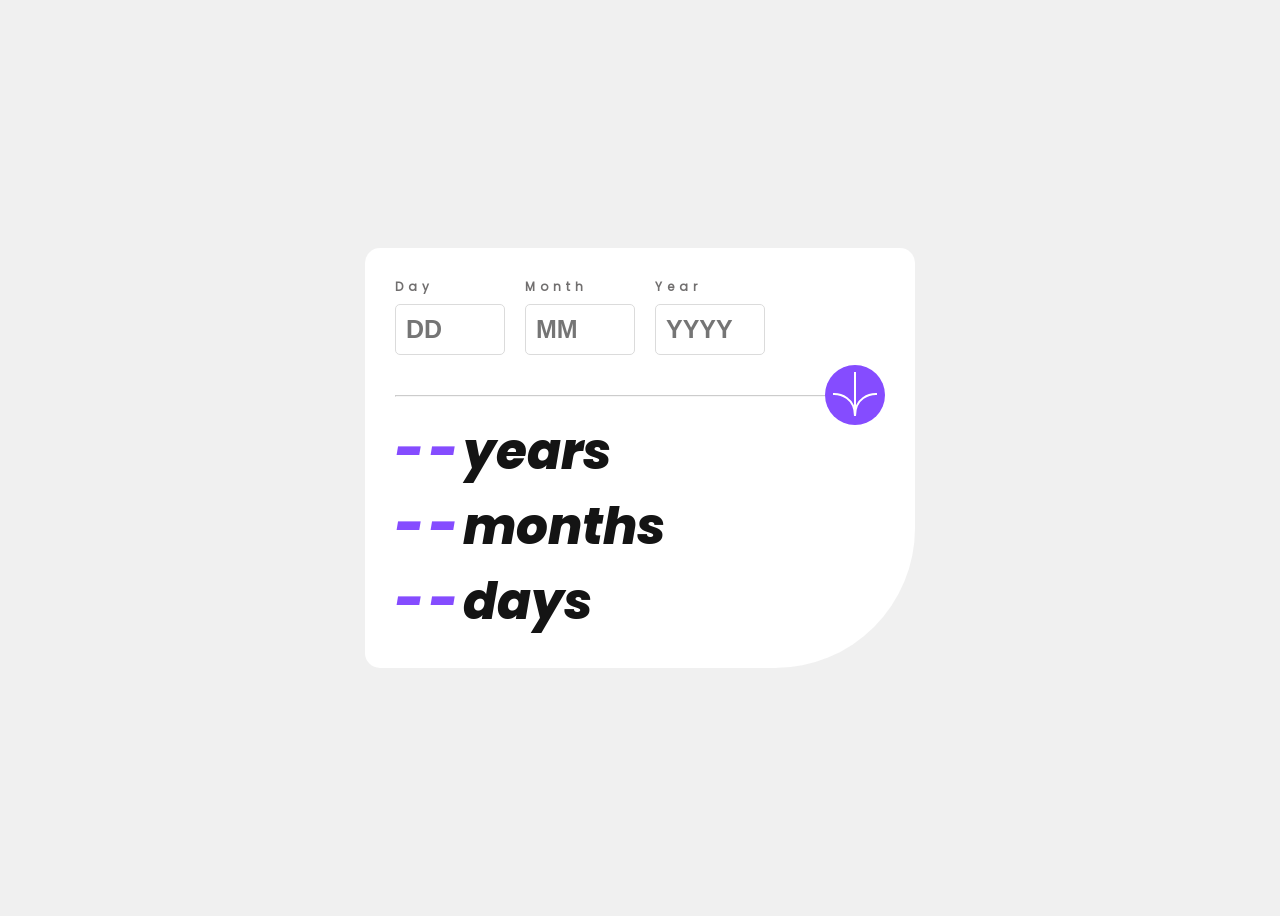
<file: age-calculator/index.html>
<!DOCTYPE html>
<html lang="en">
<head>
    <meta charset="UTF-8">
    <meta name="viewport" content="width=device-width, initial-scale=1.0">
    <title>AGE-CALCULATOR</title>
    <link rel="icon" type="image/png" sizes="32x32" href="./assets/images/favicon-32x32.png">
    <link rel="stylesheet" href="./style.css">
</head>
<body>
    <div class="container">
        <form id="age-input">
            <div class="input-container">
                <label for="day">Day</label>
                <input type="text" id="day" placeholder="DD" maxlength="2" oninput="validDay()">
                <small id="error-day"></small>
            </div>
            <div class="input-container">
                <label for="month">Month</label>
                <input type="text" id="month" placeholder="MM" maxlength="2" oninput="validMonth()">
                <small id="error-month"></small>
            </div>
            <div class="input-container">
                <label for="year">Year</label>
                <input type="text" id="year" placeholder="YYYY" maxlength="4" oninput="validYear()">
                <small id="error-year"></small>
            </div>
        </form>
        <hr>
        <button id="submit-btn" onclick="calcAge()">
            <img src="assets/images/icon-arrow.svg" alt="">
        </button>
        
        <div class="age-output">
            <div>
                <span id="year-output">--</span>years
            </div>
            <div>
                <span id="month-output">--</span>months
            </div>
            <div>
                <span id="day-output">--</span>days
            </div>
        </div>
    </div>
    <script src="./main.js"></script>
</body>
</html>
</file>
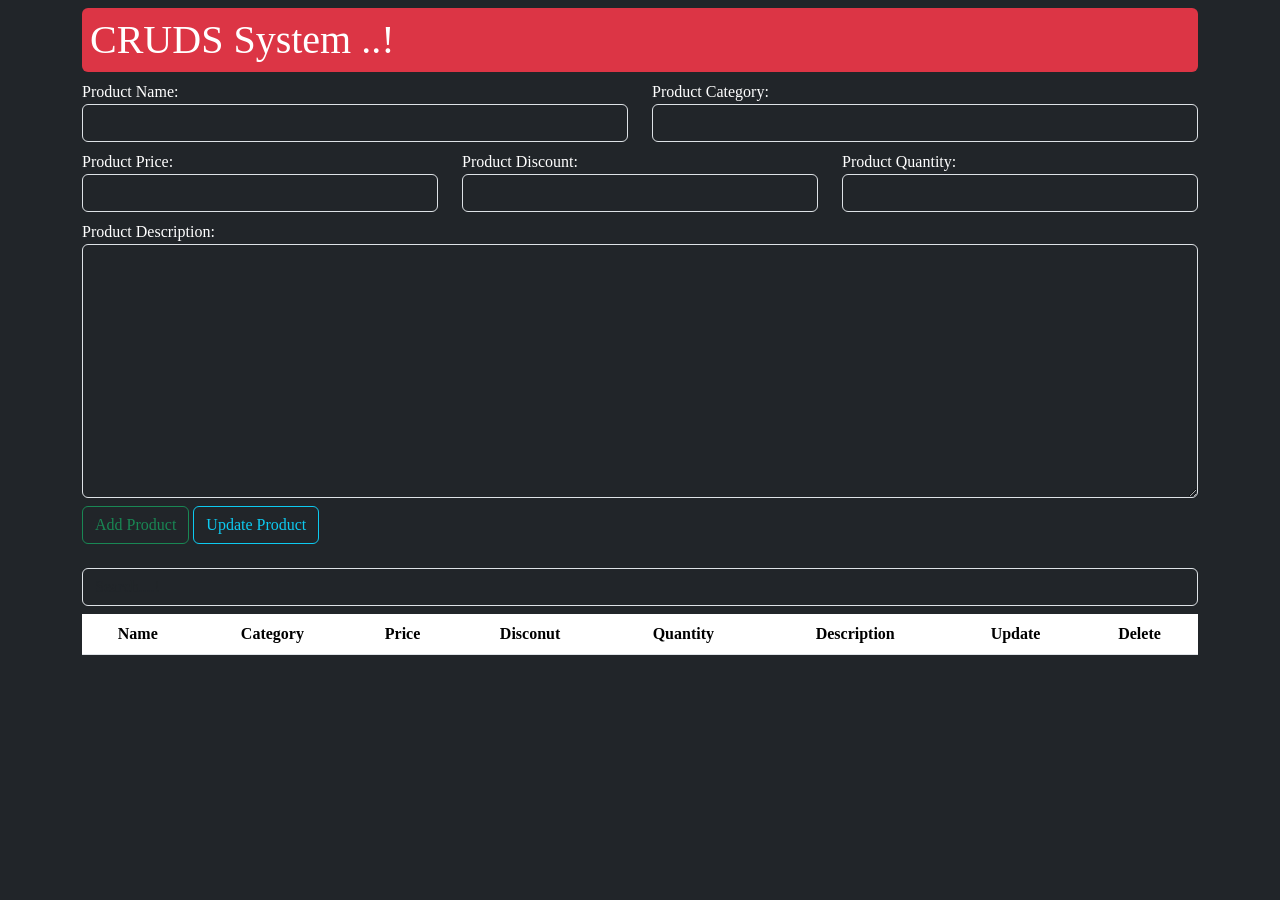
<file: CRUDS/index.html>
<!DOCTYPE html>
<html lang="en">

<head>
    <meta charset="UTF-8">
    <meta http-equiv="X-UA-Compatible" content="IE=edge">
    <meta name="viewport" content="width=device-width, initial-scale=1.0">
    <title>CRUDS System </title>
    <link href="https://cdn.jsdelivr.net/npm/bootstrap@5.0.2/dist/css/bootstrap.min.css" rel="stylesheet"
        integrity="sha384-EVSTQN3/azprG1Anm3QDgpJLIm9Nao0Yz1ztcQTwFspd3yD65VohhpuuCOmLASjC" crossorigin="anonymous">
    <link rel="stylesheet" href="https://cdnjs.cloudflare.com/ajax/libs/font-awesome/6.4.0/css/all.min.css"
        integrity="sha512-iecdLmaskl7CVkqkXNQ/ZH/XLlvWZOJyj7Yy7tcenmpD1ypASozpmT/E0iPtmFIB46ZmdtAc9eNBvH0H/ZpiBw=="
        crossorigin="anonymous" referrerpolicy="no-referrer" />
    <link rel="stylesheet" href="./index.css">
</head>

<body class="bg-dark">
    <!-- start inputs  -->
    <section>
        <div class="container py-2">
            <h1 class="bg-danger p-2 rounded">CRUDS System ..!</h1>
            <div class="crud__form">
                <div class="row">
                    <div class="col-md-6">
                        <label for="productNameInput">Product Name:</label>
                        <input type="text" id="productNameInput" class="form-control bg-transparent text-white mb-2">
                    </div>
                    <div class="col-md-6">
                        <label for="productCategoryInput">Product Category:</label>
                        <input type="text" id="productCategoryInput"
                            class="form-control bg-transparent text-white mb-2">
                    </div>
                    <div class="col-md-4">
                        <label for="productPriceInput">Product Price:</label>
                        <input type="number" id="productPriceInput"
                            class="form-control bg-transparent text-white mb-2">
                    </div>
                    <div class="col-md-4">
                        <label for="productDiscountInput">Product Discount:</label>
                        <input type="number" id="productDiscountInput"
                            class="form-control bg-transparent text-white mb-2">
                    </div>
                    <div class="col-md-4">
                        <label for="productQuantityInput">Product Quantity:</label>
                        <input type="number" id="productQuantityInput"
                            class="form-control bg-transparent text-white mb-2">
                    </div>
                    <div class="col-md-12">
                        <label for="productDescriptionInput">Product Description:</label>
                        <textarea id="productDescriptionInput" cols="30" rows="10"
                            class="form-control bg-transparent text-white mb-2"></textarea>
                    </div>
                    <div class="col-md-6">
                        <button id="addProductBtn" onclick="addProduct()" class="btn btn-outline-success">Add Product</button>
                        <button id="updateProductBtn" onclick="updateProduct()" class="btn btn-outline-info ">Update Product</button>
                    </div>
                </div>
            </div>
        </div>
    </section>
    <!-- start Table  -->
    <section>
        <div class="container py-2">
            <input type="search" name="" id="searchInput" class="form-control bg-transparent my-2 text-white "
                placeholder="Search....!">
            <table class="table text-center">
                <thead>
                    <tr>
                        <th>Name </th>
                        <th>Category</th>
                        <th>Price</th>
                        <th>Disconut</th>
                        <th>Quantity</th>
                        <th>Description</th>
                        <th>Update</th>
                        <th>Delete</th>
                    </tr>
                </thead>
                <tbody id="showData">

                </tbody>
            </table>
        </div>
    </section>



    <script src="main.js"></script>
</body>

</html>
</file>
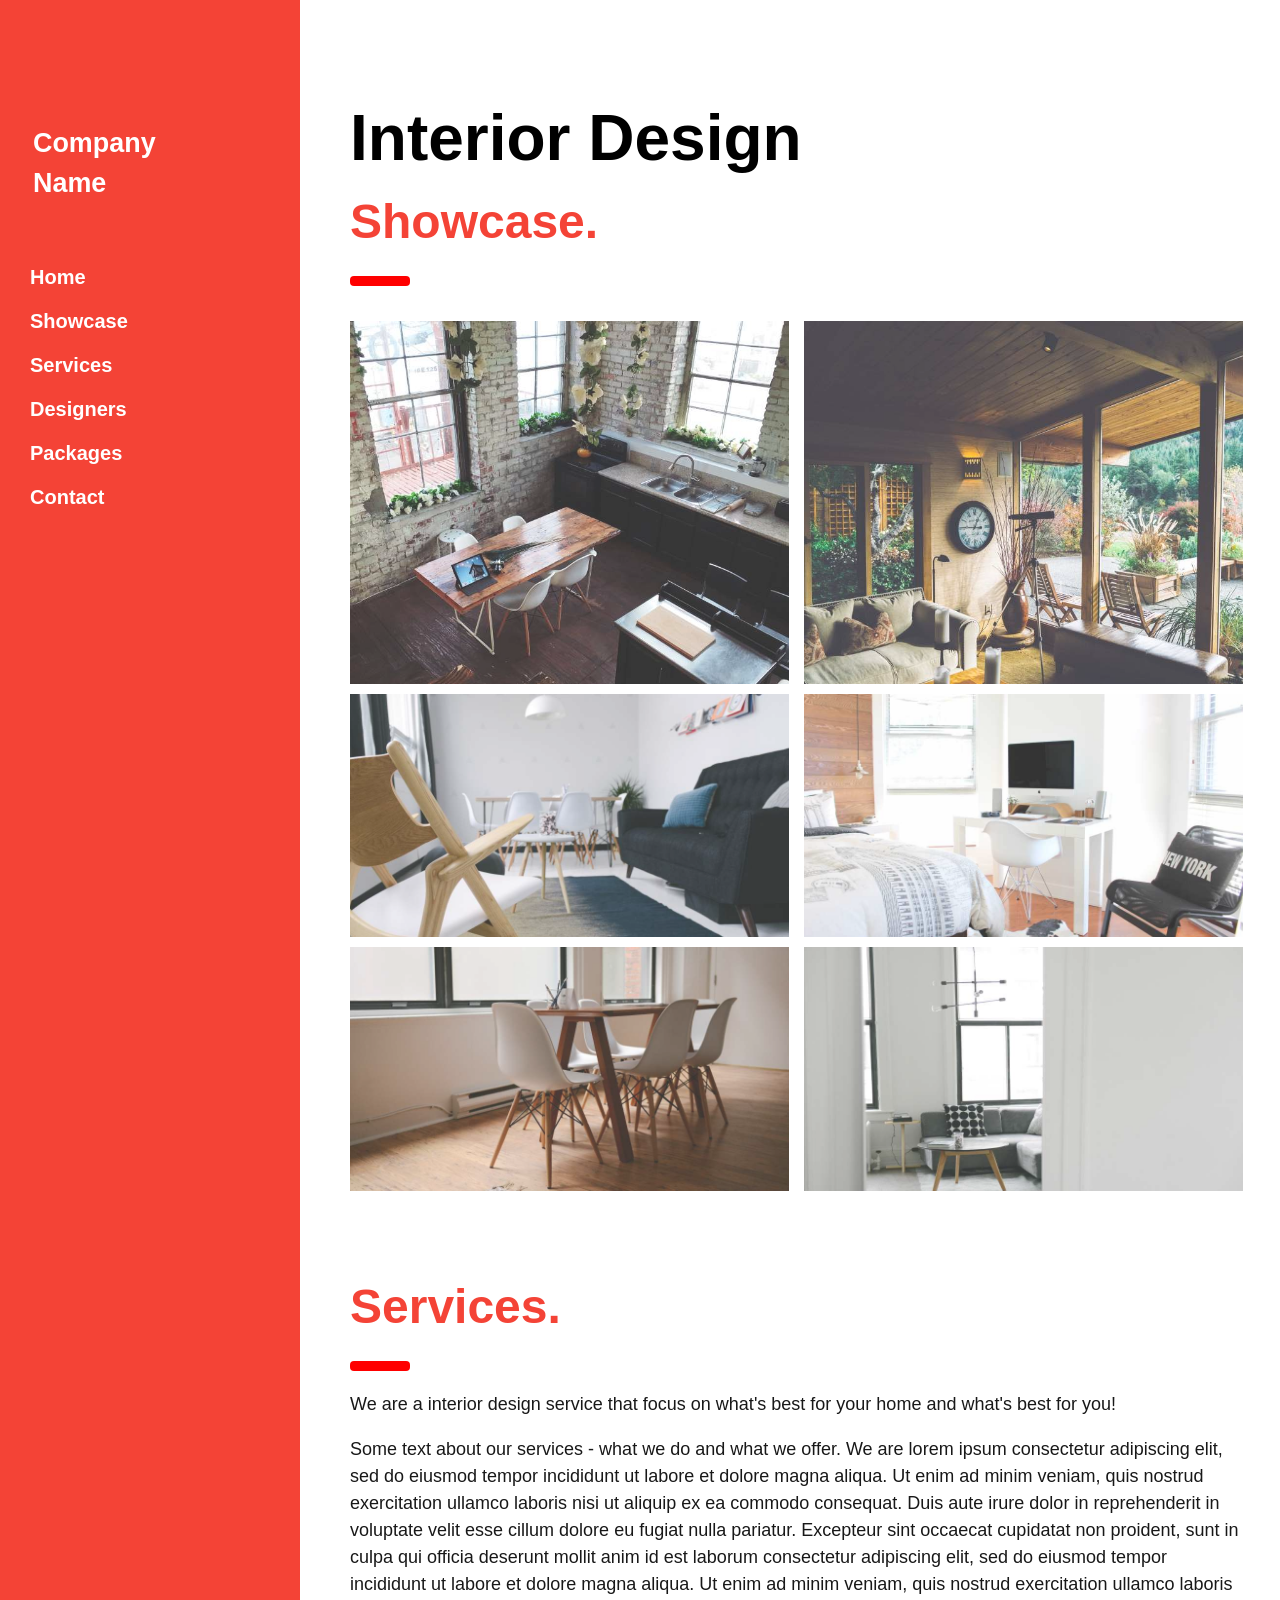
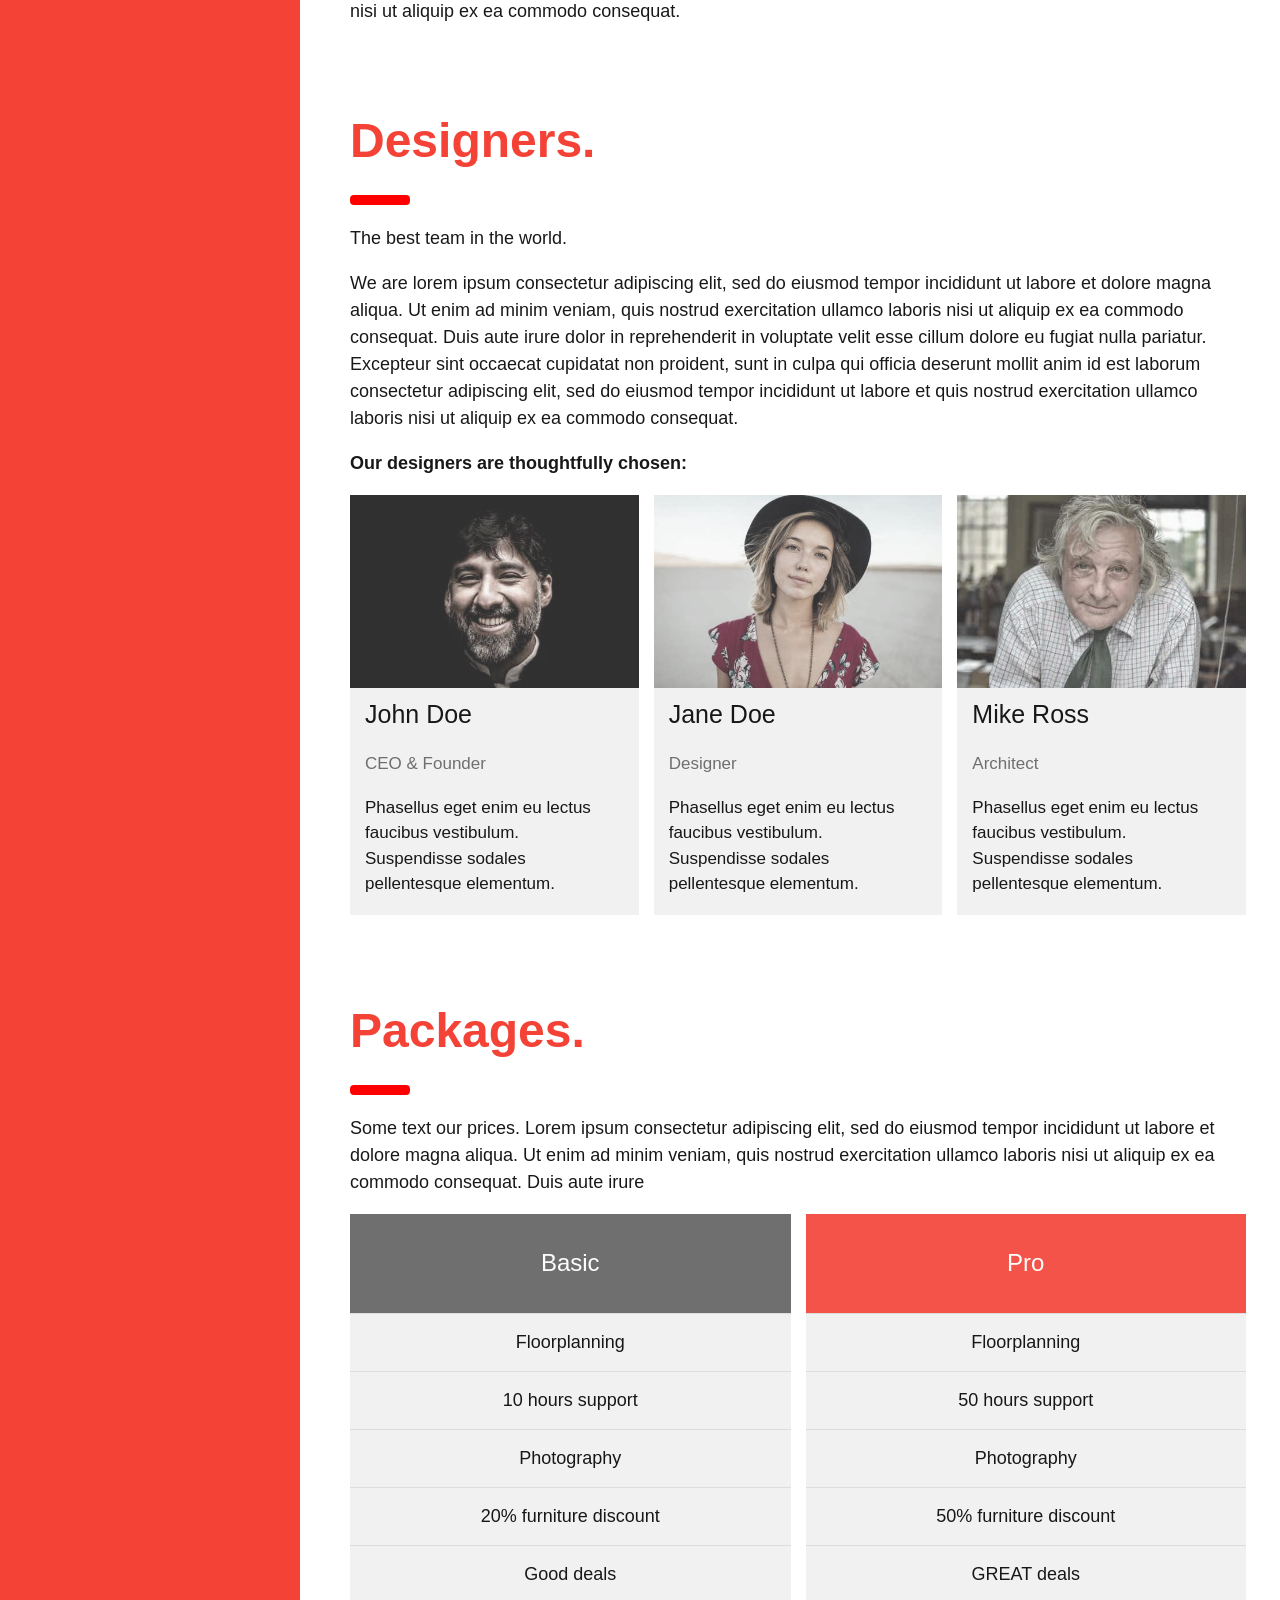
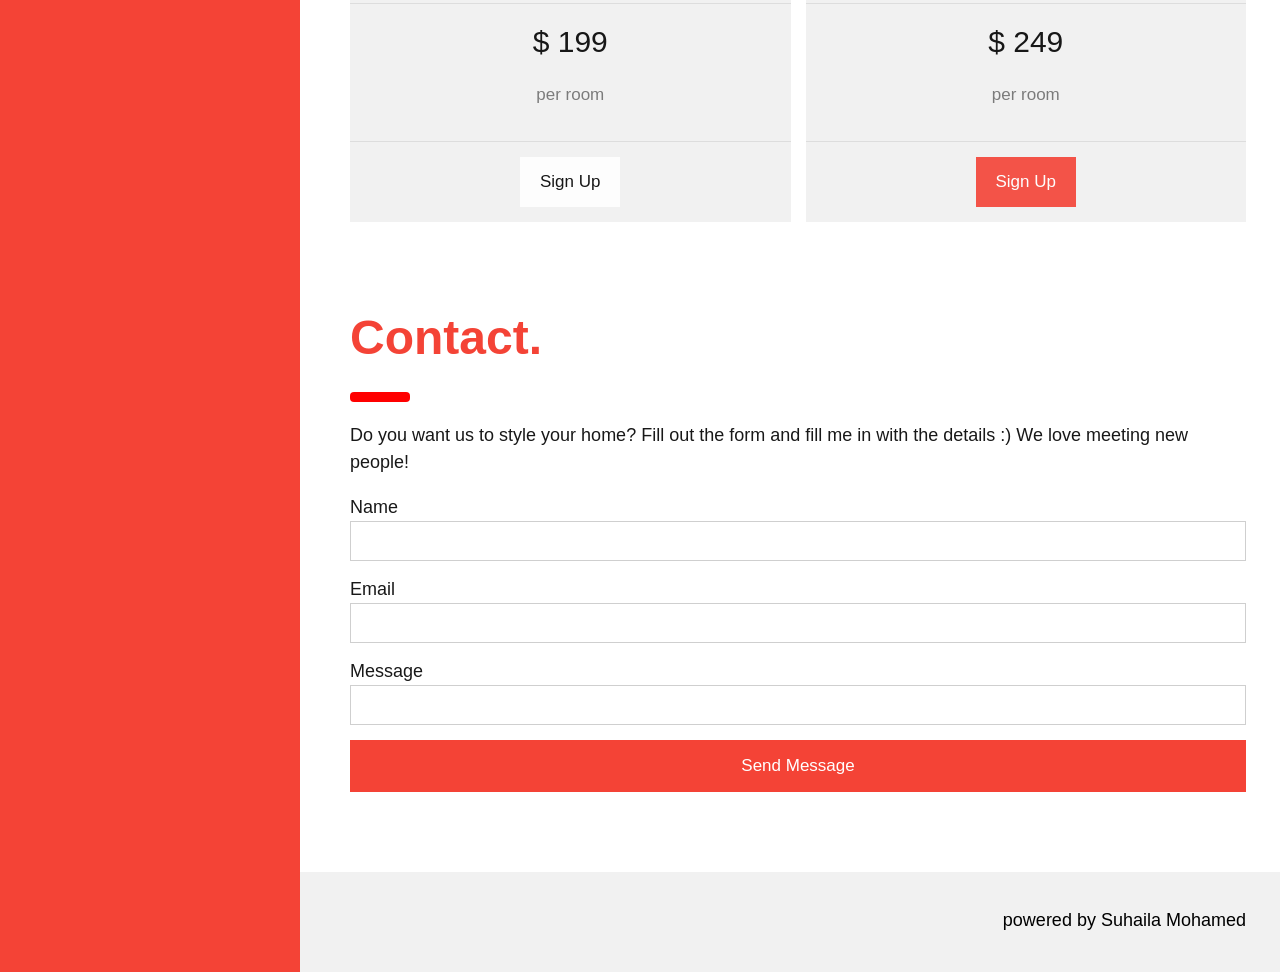
<file: Interior_Design/index.html>
<!DOCTYPE html>
<html lang="en">
<head>
    <meta charset="UTF-8">
    <meta name="viewport" content="width=device-width, initial-scale=1.0">
    <title>Interior Design</title>
    <link rel="stylesheet" href="style.css">
</head>
<body>
    <div class="container">
        <div class="header">
            <div class="companyName">
                <h3>Company <br> Name</h3>
                
            </div>
            <div class="links">
                <a href="#">Home</a>
                <a href="#showcase">Showcase</a>
                <a href="#services">Services</a>
                <a href="#designers">Designers</a>
                <a href="#packages">Packages</a>
                <a href="#contact">Contact</a>
            </div>
        </div>
        <div class="page">
            <div class="showcase" id="showcase">
                <h1 class="pagetitle">Interior Design</h1>
                <div class="title">
                    <h1 class="title">Showcase.</h1>
                    <hr>
                </div>
                <div class="images">
                    <img src="assets/Showcase/kitchenconcrete.jpg" alt="">
                    <img src="assets/Showcase/atrium.jpg" alt="">
                    <img src="assets/Showcase/livingroom.jpg" alt="">
                    <img src="assets/Showcase/bedroom.jpg" alt="">
                    <img src="assets/Showcase/diningroom.jpg" alt="">
                    <img src="assets/Showcase/livingroom2.jpg" alt="">
                </div>
            </div>
            <div class="services" id="services">
                <div class="title">
                    <h1 class="title">Services.</h1>
                    <hr>
                </div>
                <p>We are a interior design service that focus on what's best for your home and what's best for you!</p>
                <p>Some text about our services - what we do and what we offer. We are lorem ipsum consectetur adipiscing elit, sed do eiusmod tempor incididunt ut labore et dolore magna aliqua. Ut enim ad minim veniam, quis nostrud exercitation ullamco laboris nisi ut aliquip ex ea commodo consequat. Duis aute irure dolor in reprehenderit in voluptate velit esse cillum dolore eu fugiat nulla pariatur. Excepteur sint occaecat cupidatat non proident, sunt in culpa qui officia deserunt mollit anim id est laborum consectetur adipiscing elit, sed do eiusmod tempor incididunt ut labore et dolore magna aliqua. Ut enim ad minim veniam, quis nostrud exercitation ullamco laboris nisi ut aliquip ex ea commodo consequat.</p>
            </div>
            <div class="designers" id="designers">
                <div class="title">
                    <h1 class="title">Designers.</h1>
                    <hr>
                </div>
                <p>The best team in the world.</p>
                <p>We are lorem ipsum consectetur adipiscing elit, sed do eiusmod tempor incididunt ut labore et dolore magna aliqua. Ut enim ad minim veniam, quis nostrud exercitation ullamco laboris nisi ut aliquip ex ea commodo consequat. Duis aute irure dolor in reprehenderit in voluptate velit esse cillum dolore eu fugiat nulla pariatur. Excepteur sint occaecat cupidatat non proident, sunt in culpa qui officia deserunt mollit anim id est laborum consectetur adipiscing elit, sed do eiusmod tempor incididunt ut labore et quis nostrud exercitation ullamco laboris nisi ut aliquip ex ea commodo consequat.</p>
                <p><strong>Our designers are thoughtfully chosen:</strong></p>
                <div class="aboutdesigner">
                    <div class="team">
                        <img src="assets/Designers/team2.jpg" alt="">
                        <div class="para">
                            <p class="designerName">John Doe</p>
                            <p class="designerposition">CEO & Founder</p>
                            <p>Phasellus eget enim eu lectus faucibus vestibulum. Suspendisse sodales pellentesque elementum.</p></div>
                    </div>
                    <div class="team">
                        <img src="assets/Designers/team1.jpg" alt="">
                        <div class="para"><p class="designerName">Jane Doe</p>
                            <p class="designerposition">Designer</p>
                            <p>Phasellus eget enim eu lectus faucibus vestibulum. Suspendisse sodales pellentesque elementum.</p></div>
                    </div>
                    <div class="team">
                        <img src="assets/Designers/team3.jpg" alt="">
                        <div class="para"><p class="designerName">Mike Ross</p>
                            <p class="designerposition">Architect</p>
                            <p>Phasellus eget enim eu lectus faucibus vestibulum. Suspendisse sodales pellentesque elementum.</p></div>
                    </div>
                </div>
            </div>
            <div class="packages" id="packages">
                <div class="title">
                    <h1 class="title">Packages.</h1>
                    <hr>
                </div>
                <p>Some text our prices. Lorem ipsum consectetur adipiscing elit, sed do eiusmod tempor incididunt ut labore et dolore magna aliqua. Ut enim ad minim veniam, quis nostrud exercitation ullamco laboris nisi ut aliquip ex ea commodo consequat. Duis aute irure</p>
                <div class="price">
                    <div class="offer">
                        <table>
                            <tr>
                                <td class="first gray">Basic</td>
                            </tr>
                            <tr>
                                <td>Floorplanning</td>
                            </tr>
                            <tr>
                                <td>10 hours support</td>
                            </tr>
                            <tr>
                                <td>Photography</td>
                            </tr>
                            <tr>
                                <td>20% furniture discount</td>
                            </tr>
                            <tr>
                                <td>Good deals</td>
                            </tr>
                            <tr>
                                <td>
                                    <p class="num">$ 199</p>
                                    <p class="room">per room</p>
                                </td>
                            </tr>
                            <tr>
                                <td class="bottom"><button class="whitebutton">Sign Up</button></td>
                            </tr>
                        </table>
                    </div>
                    <div class="offer">
                        <table>
                            <tr>
                                <td class="first red">Pro</td>
                            </tr>
                            <tr>
                                <td>Floorplanning</td>
                            </tr>
                            <tr>
                                <td>50 hours support</td>
                            </tr>
                            <tr>
                                <td>Photography</td>
                            </tr>
                            <tr>
                                <td>50% furniture discount</td>
                            </tr>
                            <tr>
                                <td>GREAT deals</td>
                            </tr>
                            <tr>
                                <td>
                                    <p class="num">$ 249</p>
                                    <p class="room">per room</p>
                                </td>
                            </tr>
                            <tr>
                                <td class="bottom"><button class="redbutton">Sign Up</button></td>
                            </tr>
                        </table>
                    </div>
                </div>
            </div>
            <div class="contact" id="contact">
                <div class="title">
                    <h1 class="title">Contact.</h1>
                    <hr>
                </div>
                <p>Do you want us to style your home? Fill out the form and fill me in with the details :) We love meeting new people!</p>
                <label for="name">Name</label>
                <input type="text" id="name">
                <label for="email">Email</label>
                <input type="email" id="email">
                <label for="message">Message</label>
                <input type="text" id="message">
                <button>Send Message</button>
            </div>
            <div class="footer">powered by Suhaila Mohamed</div>
        </div>
    </div>
</body>
</html>
</file>
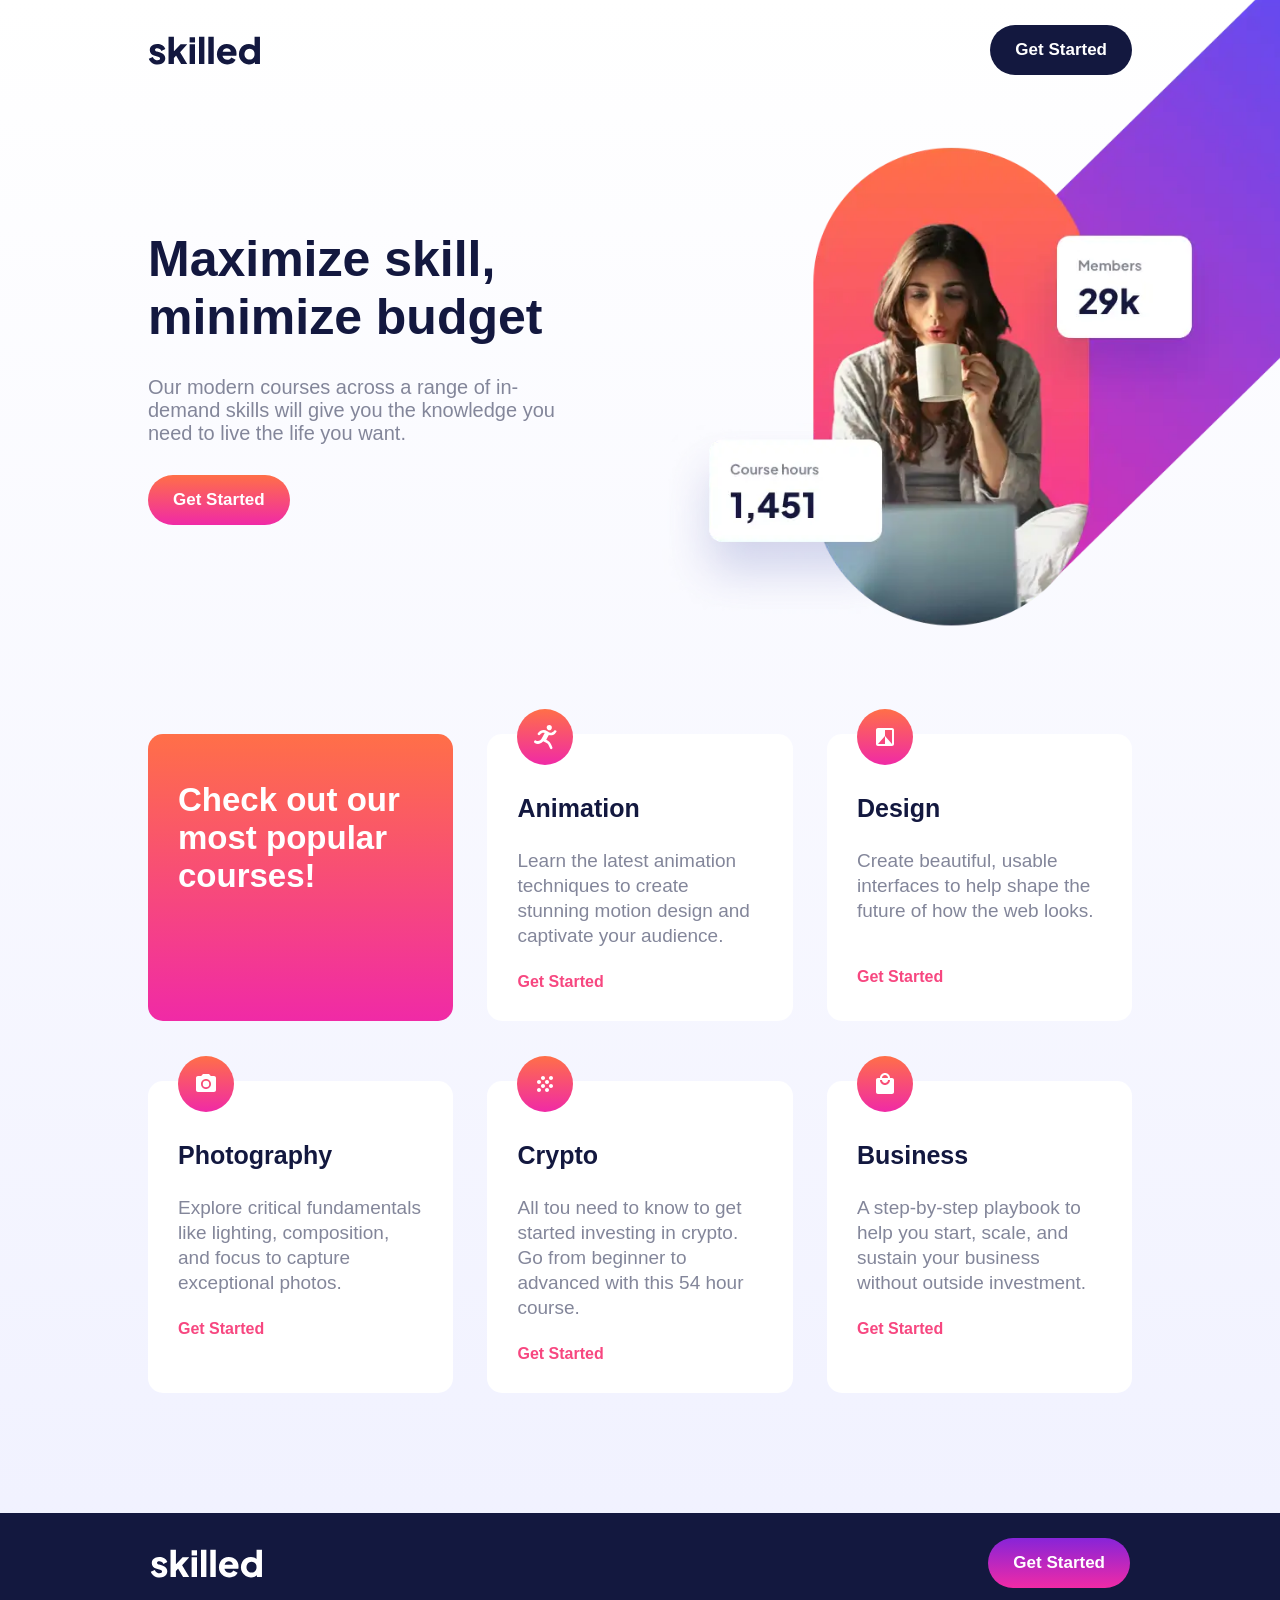
<file: Skilled e-learning landing page/index.html>
<!DOCTYPE html>
<html lang="en">
<head>
    <meta charset="UTF-8">
    <meta name="viewport" content="width=device-width, initial-scale=1.0">
    <title>Skilled e-learning landing page</title>
    <link rel="stylesheet" href="style.css">
</head>
<body>
    <div class="main">
        <div class="nav">
            <img src="assets/logo-dark.svg" alt="">
            <button class="btn">Get Started</button>
        </div>
        <div class="body">
            <div class="title">
                <h1>Maximize skill, minimize budget</h1>
                <p>Our modern courses across a range of in-demand skills will give you the knowledge you need to live the life you want.</p>
                <button class="btn">Get Started</button>
            </div>
            <div class="img">
                <img src="assets/image-hero-desktop.webp" alt="" class="desktop">
                <img src="assets/image-hero-tablet.webp" alt="" class="tablet">
                <img src="assets/image-hero-mobile.webp" alt="" class="mobile">
            </div>
        </div>
        <div class="section">
            <div class="course first">
                <h2>Check out our most popular courses!</h2>
            </div>
            <div class="course">
                <img src="assets/icon-animation.svg" alt="">
                <h3>Animation</h3>
                <p>Learn the latest animation techniques to create stunning motion design and captivate your audience.</p>
                <a href="">Get Started</a>
            </div>
            <div class="course design">
                <img src="assets/icon-design.svg" alt="">
                <h3>Design</h3>
                <p>Create beautiful, usable interfaces to help shape the future of how the web looks.</p>
                <a href="">Get Started</a>
            </div>
            <div class="course">
                <img src="assets/icon-photography.svg" alt="">
                <h3>Photography</h3>
                <p>Explore critical fundamentals like lighting, composition, and focus to capture exceptional photos.</p>
                <a href="">Get Started</a>
            </div>
            <div class="course">
                <img src="assets/icon-crypto.svg" alt="">
                <h3>Crypto</h3>
                <p>All tou need to know to get started investing in crypto. Go from beginner to advanced with this 54 hour course.</p>
                <a href="">Get Started</a>
            </div>
            <div class="course">
                <img src="assets/icon-business.svg" alt="">
                <h3>Business</h3>
                <p>A step-by-step playbook to help you start, scale, and sustain your business without outside investment.</p>
                <a href="">Get Started</a>
            </div>
        </div>
    </div>
    <div class="footer">
        <img src="assets/logo-light.svg" alt="">
        <button class="btn">Get Started</button>
    </div>
</body>
</html>
</file>
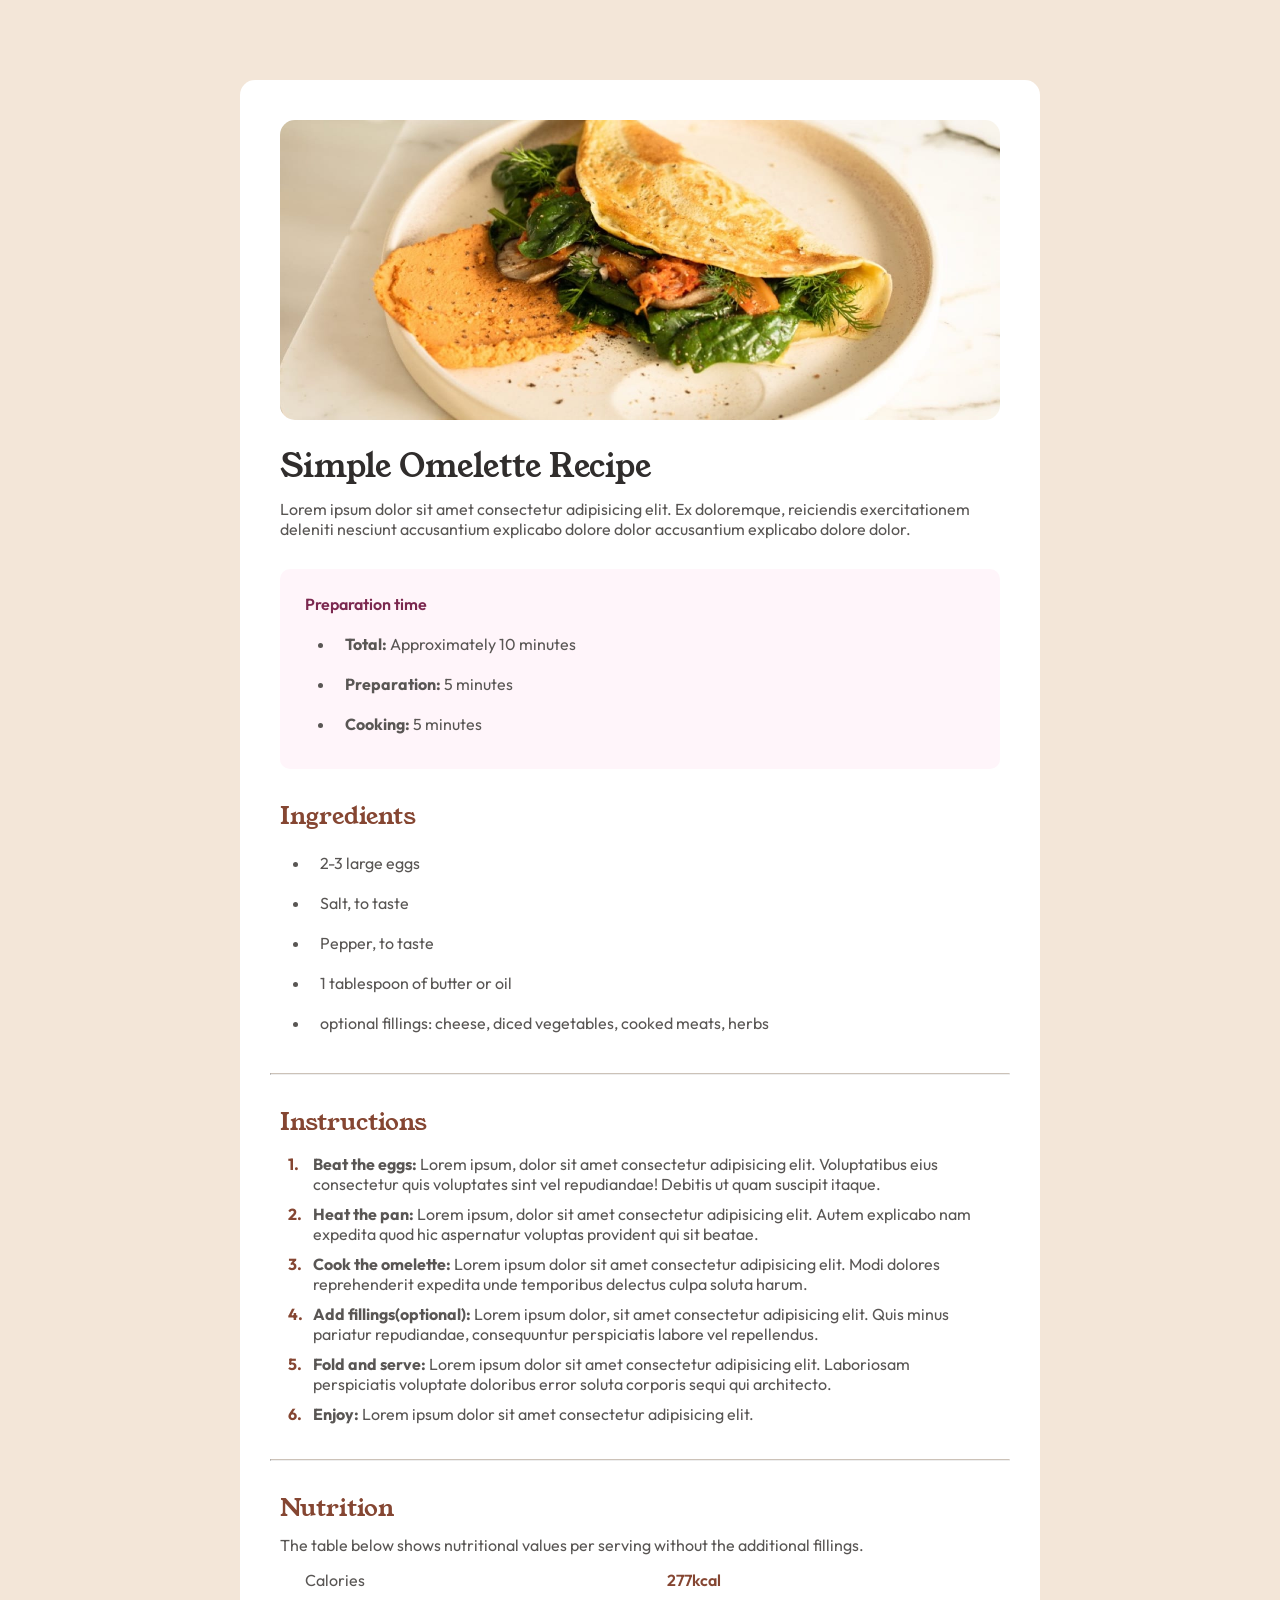
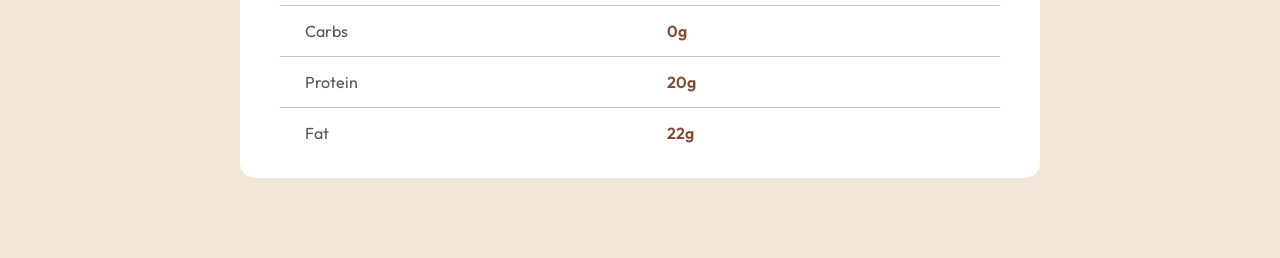
<file: Recipe_Template/Recipe.html>
<!DOCTYPE html>
<html lang="en">
<head>
    <meta charset="UTF-8">
    <meta name="viewport" content="width=device-width, initial-scale=1.0">
    <title>Recipe</title>
    <link rel="stylesheet" href="Recipe.css">
    <link rel="preconnect" href="https://fonts.googleapis.com">
    <link rel="preconnect" href="https://fonts.gstatic.com" crossorigin>
    <link href="https://fonts.googleapis.com/css2?family=Young+Serif&display=swap" rel="stylesheet">
    <link href="https://fonts.googleapis.com/css2?family=Outfit:wght@100..900&display=swap" rel="stylesheet">
</head>
<body>
    <div class="parent">
        <div class="container">
            <div class="head">
                <div class="image"><img src="asset/image-omelette.jpeg" alt="" ></div>
                <h1>Simple Omelette Recipe</h1>
                <p>
                    Lorem ipsum dolor sit amet consectetur adipisicing elit. Ex doloremque, reiciendis exercitationem deleniti nesciunt accusantium explicabo dolore dolor accusantium explicabo dolore dolor.
                </p>
            </div>
            <div class="prepare">
                <h4>Preparation time</h4>
                <ul>
                    <li><span>Total:</span> Approximately 10 minutes</li>
                    <li><span>Preparation:</span> 5 minutes</li>
                    <li><span>Cooking:</span> 5 minutes</li>
                </ul>
            </div>
            <div class="ingredients">
                <h2>Ingredients</h2>
                <ul>
                    <li>2-3 large eggs</li>
                    <li>Salt, to taste</li>
                    <li>Pepper, to taste</li>
                    <li>1 tablespoon of butter or oil</li>
                    <li>optional fillings: cheese, diced vegetables, cooked meats, herbs</li>
                </ul>
            </div>
            <hr>
            <div class="instructions">
                <h2>Instructions</h2>
                <ol>
                    <li><span>Beat the eggs: </span>Lorem ipsum, dolor sit amet consectetur adipisicing elit. Voluptatibus eius consectetur quis voluptates sint vel repudiandae! Debitis ut quam suscipit itaque.</li>
                    <li><span>Heat the pan: </span>Lorem ipsum, dolor sit amet consectetur adipisicing elit. Autem explicabo nam expedita quod hic aspernatur voluptas provident qui sit beatae.</li>
                    <li><span>Cook the omelette: </span>Lorem ipsum dolor sit amet consectetur adipisicing elit. Modi dolores reprehenderit expedita unde temporibus delectus culpa soluta harum.</li>
                    <li><span>Add fillings(optional): </span>Lorem ipsum dolor, sit amet consectetur adipisicing elit. Quis minus pariatur repudiandae, consequuntur perspiciatis labore vel repellendus.</li>
                    <li><span>Fold and serve: </span>Lorem ipsum dolor sit amet consectetur adipisicing elit. Laboriosam perspiciatis voluptate doloribus error soluta corporis sequi qui architecto.</li>
                    <li><span>Enjoy: </span>Lorem ipsum dolor sit amet consectetur adipisicing elit.</li>
                </ol>
            </div>
            <hr>
            <div class="nutrition">
                <h2>Nutrition</h2>
                <p>The table below shows nutritional values per serving without the additional fillings.</p>
                <table>
                    <tr>
                        <td class="word">Calories</td>
                        <td class="number">277kcal</td>
                    </tr>
                    <tr>
                        <td class="word">Carbs</td>
                        <td class="number">0g</td>
                    </tr>
                    <tr>
                        <td class="word">Protein</td>
                        <td class="number">20g</td>
                    </tr>
                    <tr >
                        <td class="word bottom" >Fat</td>
                        <td class="number bottom" >22g</td>
                    </tr>
                </table>
            </div>
        </div>
    </div>
</body>
</html>
</file>
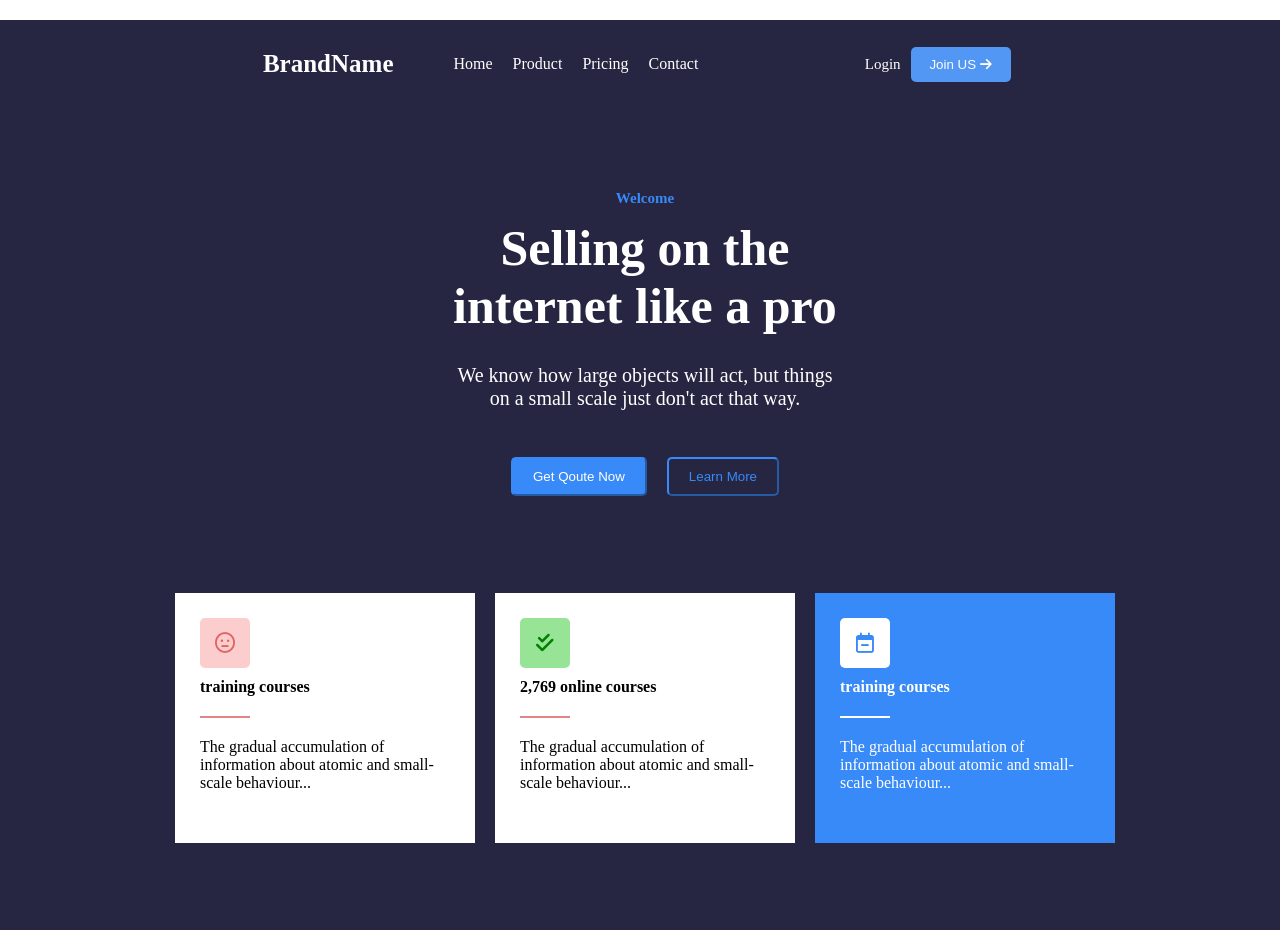
<file: Selling on the internet/Task5.html>
<!DOCTYPE html>
<html>
<head>
<meta charset="UTF-8">
<title>Task5Css</title>
<link rel="stylesheet" href="Task5.css">
<link rel="stylesheet" href="https://cdnjs.cloudflare.com/ajax/libs/font-awesome/6.5.1/css/all.css" />
</head>

<body>
<div class="page">
    <div class="header">
        <div class="logo">BrandName</div>
        <ul class="links">
            <li><a class="link" href="Task5.html">Home</a></li>
            <li><a class="link" href="Task5.html">Product</a></li>
            <li><a class="link" href="Task5.html">Pricing</a></li>
            <li><a class="link" href="Task5.html">Contact</a></li>
        </ul>
        <div class="login">
            <div><a class="log" href="Task5.html">Login</a></div> 
            <button class="join">Join US <i class="fa-solid fa-arrow-right"></i></button>
            
        </div>
    </div>
    <div class="main">
        <div class="content">
            <div class="welcome">Welcome</div>
            <div class="sell">
                Selling on the internet like a pro
            </div>
            <div class="know">
                We know how large objects will act, but things on a small scale just don't act that way.
            </div>
            <div class="buttons">
                <button class="get">Get Qoute Now</button>
                <button class="learn">Learn More</button>
            </div>
        </div>
    </div>
    <div class="footer">
        <div class="one">
            <div class="icon1"><i class="fa-regular fa-face-meh"></i></div>
            <div class="title">training courses</div>
            <div class="line"></div>
            <div>The gradual accumulation of information about atomic and small-scale behaviour...</div>
        </div>
        <div class="two">
            <div class="icon2"><i class="fa-solid fa-check-double"></i></div>
            <div class="title">2,769 online courses</div>
            <div class="line"></div>
            <div>The gradual accumulation of information about atomic and small-scale behaviour...</div>
        </div>
        <div class="three">
            <div class="icon3"><i class="fa-regular fa-calendar-minus"></i></div>
            <div class="title">training courses</div>
            <div class="line"></div>
            <div>The gradual accumulation of information about atomic and small-scale behaviour...</div>
        </div>
    </div>
</div>

</body>
</html>
</file>
<file: age-calculator/style.css>
:root{
    --Purple: hsl(259, 100%, 65%);
    --Light-red: hsl(0, 100%, 67%);
    --White: hsl(0, 0%, 100%);
    --Off-white: hsl(0, 0%, 94%);
    --Light-grey: hsl(0, 0%, 86%);
    --Smokey-grey: hsl(0, 1%, 44%);
    --Off-black: hsl(0, 0%, 8%);
}
*{
    box-sizing: border-box;
}
@font-face {
    font-family: "poppins";
    src: url("./assets/fonts/Poppins-Regular.ttf");
}

body{
    font-family: poppins;
    display: flex;
    justify-content: center;
    align-items: center;
    background-color: var(--Off-white);
    min-height: 100vh;
}
.container{
    background-color: var(--White);
    width: 550px;
    height: 420px;
    max-width: 80%;
    padding: 30px;
    border-radius: 15px;
    border-bottom-right-radius: 140px;
    position: relative;
}
input{
    width: 110px;
    padding: 10px;
    border-radius: 5px;
    border: 1px solid var(--Light-grey);
    outline: none;
    margin-top: 8px;
    margin-right: 20px;
    font-size: 25px;
    font-weight: bold;
}

input:focus{
    border: 1px solid var(--Purple);
}

small{
    color: var(--Light-red);
    font-style: italic;
    opacity: 0.8;
    font-size: 10px;
    font-weight:lighter;
    margin: 5px;
}
.input-container{
    display: flex;
    flex-direction: column;
}

.input-container label{
    font-weight: bold;
    font-size: 12px;
    color: var(--Smokey-grey);
    letter-spacing: 5px;
}
hr{
    opacity: 0.5;
}
#submit-btn{
    width: 60px;
    height: 60px;
    border-style: none;
    border-radius: 60px;
    background-color: hsl(259, 100%, 65%);
    position: relative;
    top: -40px;
    left: 430px;
    cursor: pointer;
}

#submit-btn:hover {
    background-color: var(--Off-black);
}

#age-input{
    display: flex;
    margin: 20px;
    margin-left: 0;
    margin-top: 0;
    padding-bottom: 10px;
}
@font-face {
    font-family: "poppins-bold";
    src: url("./assets/fonts/Poppins-ExtraBoldItalic.ttf");
}

.age-output {
    font-family: poppins-bold;
    font-size: 50px;
    margin-top: -50px;
    color: var(--Off-black);
}

.age-output span {
    color: hsl(259, 100%, 65%);
    letter-spacing: 5px;
}
@media screen and (max-width: 700px){
    body{
        padding: 0;
        width: 98%;
    }
    .container{
        width: 100%;
        height: fit-content;
        padding: 30px 15px;
        border-radius: 20px;
        border-bottom-right-radius: 120px;
    }
    input{
        width: 75px;
        font-size: 18px;
        /* border-radius: 10px; */
        margin: 0;
        margin-top: 5px;
    }
    #age-input{
        display: flex;
        justify-content: center;
        padding-bottom: 40px;
        margin: 10px;
        gap: 13px;
    }
    #submit-btn{
        left: 100px;
    }
    .age-output{
        margin-top: -15px;
        font-size: 40px;
        margin-bottom: 1px;
    }
}
</file>
<file: CRUDS/index.css>
* {
  padding: 0;
  margin: 0;
  box-sizing: border-box;
  color: #fff;
  font-family: Cambria, Cochin, Georgia, Times, "Times New Roman", serif;
}
</file>
<file: Interior_Design/style.css>
:root{
    --red: #f44336;
    --light_gray: #f1f1f1;
    --dark_gray: #616161;
    --white: #fff;
}
*{
    margin: 0;
    padding: 0;
    box-sizing: border-box;
}
body{
    font-family: "Poppins", sans-serif;
    font-size: 18px;
    line-height: 1.5;
}
p{
    opacity: 0.9;
}
.container{
    display: flex;

}
.header{
    width: 300px;
    background-color: var(--red);
    color: #fff;
    
}
.companyName{
    margin-top: 90px;
    font-size: 23px;
    position: fixed;
    padding: 33px;
}

.links{
    margin-top: 240px;
    display: flex;
    flex-direction: column;
    position: fixed;
    line-height: 2.2;
    padding: 15px;
    width: 270px;
}
.links a{
    text-decoration: none;
    color: #fff;
    font-size: 20px;
    font-weight: bold;
    padding: 0px 15px;
    width: 270px;
}
a:hover{
    background-color: var(--white);
    color: black;
}
.page{
    width: 70%;
    /* margin:auto; */
    margin-left: 50px;
}
.pagetitle{
    font-size: 64px;
    margin-top: 90px;
    
}
.showcase{
    margin-bottom: 80px;
}
.title{
    font-size: 48px;
    color: var(--red);
}
hr{
    width: 60px;
    border: 5px solid red;
    border-radius: 4px;
    margin-top: 18px;
    margin-bottom: 35px;
}
.images{
    display: flex;
    flex-wrap: wrap;
    column-gap: 15px;
    row-gap: 10px;
}
.images img{
    width: 49%;
    opacity: 0.8;
}
.images img:hover{
    opacity: 1;
}
.services{
    margin-bottom: 80px;
}
.services hr{
    margin-bottom: 20px;
}
.services p{
    margin-bottom: 18px;
}
.designers hr{
    margin-bottom: 20px;
}
.designers p{
    margin-bottom: 18px;
}
.aboutdesigner{
    display: flex;
    flex-wrap: nowrap;
    gap: 15px;
    width: 100%;
    margin-bottom: 80px;
}
.team{
    width: 33%;
    height: fit-content;
    background-color: var(--light_gray);
}
.team img{
    filter: grayscale(60%);
    width: 100%;
    height: 50%;
    opacity: 0.8;
}
.team .para{
    padding-left: 15px;
    padding-right: 25px;
    font-size: 17px
}
.designerName{
    font-size: 25px;
}
.designerposition{
    color: var(--dark_gray);
}
.packages{
    margin-bottom: 80px;
}
.packages hr{
    margin-bottom: 20px;
}
.packages p{
    margin-bottom: 18px;
}
.price{
    display: flex;
    flex-wrap: nowrap;
    gap: 15px;
}
.offer{
    background-color: var(--light_gray);
    width:50%;
}
table{
    width: 100%;
    text-align: center;
    border-collapse: collapse;
}
td{
    border-bottom: 1px solid #ddd;
    padding: 15px;
    opacity: 0.9;
    
}
.first{
    color: var(--white);
    font-size: 24px;
    height: 100px;
}
.gray{
    background-color: var(--dark_gray);
}
.red{
    background-color: var(--red);
}
.bottom{
    border-bottom: none;
}
.num{
    font-size: 30px;
    opacity: 1;
}
.room{
    color: var(--dark_gray);
    font-size: 17px;
}
.whitebutton{
    padding: 15px 20px;
    background-color: var(--white);
    border: none;
    font-size: 17px;
}
.redbutton{
    padding: 15px 20px;
    background-color: var(--red);
    border: none;
    color: var(--white);
    font-size: 17px;
}
.redbutton:hover{
    background-color: black;
    color: var(--white);
} 
.whitebutton:hover{
    background-color: black;
    color: var(--white);
}
.contact{
    margin-bottom: 80px;
}
.contact hr{
    margin-bottom: 20px;
}
.contact p{
    margin-bottom: 18px;
}
label{
    opacity: 0.9;
}
input{
    width: 100%;
    height: 40px;
    margin-bottom: 15px;
    padding: 10px;
    border: 1px solid #cfcfcf;
}

.contact button{
    width: 100%;
    background-color: var(--red);
    border: none;
    padding: 16px;
    color: var(--white);
    font-size: 17px;
}
.contact button:hover{
    background-color: #a09f9f;
    color: black;
}

.footer{
    margin-left: -50px;
    margin-right: -40px;
    height: 100px;
    text-align: right;
    padding: 35px 40px 35px ;
    background-color: var(--light_gray);   
}
</file>
<file: Skilled e-learning landing page/style.css>
/* variables */
:root{
    --backcolor: linear-gradient(180deg, #FFF 0%, #F0F1FF 100%);
    --darkblue: #13183f;
    --gray: #83869a;
    --links: #F74780;
    --colory: linear-gradient(180deg, #FF6F48 0%, #F02AA6 100%);
}
/* End variables */

*{
    box-sizing: border-box;
    margin: 0;
    padding: 0;
    font-family:'Segoe UI', Tahoma, Geneva, Verdana, sans-serif;
}
body{
    background-image: var(--backcolor);
    overflow-x: hidden;
}
.main{
    padding: 20px;
    margin: auto;
    width: 80%;
}
.nav{
    display: flex;
    align-items: center;
    justify-content: space-between;
    height: 60px;
    padding-top: 0;
}
.nav button{
    border-radius: 30px;
    background-color: var(--darkblue);
    padding: 15px 25px;
    color: white;
    font-size: 17px;
    font-weight: bold;
    text-align: center;
    border: none;
}

.body{
    display: flex;
    justify-content: space-between;
}
.title{
    padding: 100px 0px;
    width: 50%;
    margin-top: 50px;
}
.title h1{
    color: var(--darkblue);
    font-size: 50px;
}
.title button{
    border-radius: 30px;
    background-image: var(--colory);
    padding: 15px 25px;
    color: white;
    font-size: 17px;
    font-weight: bold;
    text-align: center;
    border: none;
}

.title p{
    color: var(--gray);
    font-size: 20px;
    padding: 30px 0px;
}

.desktop{
    width: 1000px;
    height: 800px;
    margin-top: -200px;
    margin-right: -440px;
    padding-left: 90px;
}

.tablet{
    display: none;
}
.mobile{
    display: none;
}

.section{
    margin: auto;
    margin-top: 20px;
    display: flex;
    flex-wrap: wrap;
    justify-content: space-between;
}
.section .first{
    background-image: var(--colory);
    color: white;
    font-size: 22px;
    padding-top: 47px;
}

.course{
    width: 31%;
    border-radius: 15px;
    background-color: white;
    margin: 30px 0;
    padding: 40px 0px 30px 30px;
    position: relative;
}

.course img{
    position: absolute;
    top: -25px;
}
.course h3{
    color: var(--darkblue);
    margin-top: 20px;
    font-weight: bold;
    font-size: 25px;
}
.course p{
    color: var(--gray);
    font-size: 19px;
    padding: 25px 0;
    width: 90%;
    line-height: 25px;
}
.course a {
    text-decoration: none;
    color: var(--links);
    font-weight: bolder;
    margin-bottom: 20px;
}

.design p{
    margin-bottom: 20px;
}

.footer{
    background-color: var(--darkblue);
    display: flex;
    align-items: center;
    justify-content: space-between;
    /* height: 100px; */
    padding: 25px 150px;
    margin: auto;
    margin-top: 70px;
}
.footer button{
    border-radius: 30px;
    background-color: var(--colory);
    background-image: linear-gradient(180deg, #8724d8 0%, #F02AA6 100%);
    padding: 15px 25px;
    color: white;
    font-size: 17px;
    font-weight:600;
    text-align: center;
    border: none;
}

.btn:hover{
    opacity: 0.6;
    cursor: pointer;
}

/* Tablet */
@media (min-width: 768px) and (max-width: 1000px){
    .main{
        width: 95%;
    }
    .nav .btn {
        padding: 15px 25px;
    }

    .body {
        margin-top: 90px;
    }

    .title {
        width: 60%;
        margin-top: -100px;
    }

    .title h1{
        font-size: 40px;
    }

    .title p {
        font-size: 19px;
        padding-right: 7px;
    }

    .title button {
        padding: 17px 30px;
    }

    .desktop{
        display: none;
    }

    .tablet{
        display: block;
        width: 700px;
        height: 700px;
        margin-top: -260px;
        margin-right: -340px;
    }

    .section {
        gap: 12px;
        margin-top: 20px;
    }
    .section .first{
        font-size: 18px;
        padding-top: 60px;
    }

    .section .course {
        width: 49%;
        margin-top: 16px;
    }

    .course h3 {
        font-size: 25px;
    }

    .course p {
        font-size: 18px;
        line-height: 25px;
    }
    .course a{
        font-size: 19px;
        font-weight: bold;
    }

    .footer {
        padding: 35px 40px;
        margin-top: 30px;
    }

    .footer button {
        padding: 15px 25px;
    }

}


/* Mobile */
@media (min-width: 320px) and (max-width: 767px){
    .main{
        width: 100%;
    }
    .nav .btn {
        padding: 20px 35px;
        font-size: 20px;
    }

    .body {
        margin-top: 50px;
        flex-direction: column;
    }

    .title {
        width: 100%;
        margin-top: -100px;
    }

    .title h1{
        font-size: 70px;
        
    }

    .title p {
        font-size: 30px;
        line-height: 40px;
    }

    .title button {
        padding: 20px 35px;
        font-size: 20px;
    }

    .desktop{
        display: none;
    }
    .img{
        width: 100%;
        
    }
    .mobile{
        display: block;
        width: 100%;
        padding: 0;
        margin-right: -60px;
    }

    .section {
        margin-top: 0px;
        flex-direction: column;
        align-items: center;
    }
    .section .first{
        font-size: 28px;
        padding: 35px;
        padding-right: 44px;
    }

    .section .course {
        width: 100%;
        margin-top: 25x;
    }

    .course img{
        position: absolute;
        top: -35px;
        left: 48px;
        width: 80px;
    }

    .course h3 {
        font-size: 32px;
        padding-left: 18px;
    }

    .course p {
        font-size: 26px;
        font-weight: 400;
        line-height: 40px;
        padding-left: 18px;
    }
    .course a{
        font-size: 30px;
        font-weight: bold;
        padding-left: 18px;
    }

    .footer {
        padding: 40px 20px;
        margin-top: 60px;
    }

    .footer button {
        padding: 20px 33px;
        font-size: 22px;
    }
}
</file>
<file: Recipe_Template/Recipe.css>
*{
    box-sizing: border-box;
    margin: 0px;
    padding: 0;
}

.parent{
    background-color:  hsl(30, 54%, 90%);
    padding: 40px;
}

.container{
    background-color: hsl(0, 0%, 100%);
    width: 800px;
    height: 100%;
    margin: 40px  auto;
    border-radius: 15px;
}

.head{
    width: 760px;
    margin: 20px;
    margin-bottom: 10px;
    padding: 20px;
}
.image img{
    width: 100%;
    height: 300px;
    border-radius: 15px;
    margin: 20px auto;
}
h1{
    color: hsl(24, 5%, 18%);
    font-family: "Young Serif", serif;
    font-weight:400;
    margin-bottom: 10px;
}

.prepare{
    margin: 40px;
    margin-bottom: 10px;
    margin-top: 10px;
    padding: 25px;
    border-radius: 10px;
    background-color: hsl(330, 100%, 98%);
}
.prepare h4{
    font-family: "Outfit", sans-serif;
    font-weight: 600;
    color: hsl(332, 51%, 32%);
    padding-bottom: 10px;
}
ul{
    padding-left: 20px;
    font-family: "Outfit", sans-serif;
    font-weight: 400;
    color:  hsl(24, 3%, 34%);
    margin-left: 10px;
}

ul li{
    padding: 10px;
}
span{
    font-weight: 700;
}
h2{
    font-family: "Young Serif", serif;
    font-weight:400;
    color: hsl(14, 45%, 36%);
    padding-bottom: 10px;
}
hr{
    width: 740px;
    margin-left: 30px; 
    border-top: 1px solid hsl(30, 16%, 76%); 
}
.ingredients{
    margin: 20px;
    margin-top: 10px;
    margin-bottom: 10px;
    padding: 20px;
}
.instructions{
    margin: 20px;
    margin-top: 10px;
    margin-bottom: 10px;
    padding: 20px;
}
ol {
    list-style: none;
    counter-reset: li;
    margin-left: 28px;
    font-family: "Outfit", sans-serif;
    font-weight: 400;
    color:  hsl(24, 3%, 34%);
}

ol li {
    counter-increment: li;
    padding: 5px;
    text-align:left;
    position: relative;
}
ol li::before {
    content: counter(li)"."; 
    color:  hsl(14, 45%, 36%);
    display: inline-block;
    font-weight: bold;
    width: 20px ;
    left: -20px;
    position: absolute;
}

.nutrition{
    margin: 20px;
    margin-top: 10px;
    padding: 20px;
}
p{
    font-family: "Outfit", sans-serif;
    font-weight: 400;
    color:  hsl(24, 3%, 34%);
    
}
table{
    border-collapse: collapse;
}
td{
    border-bottom: 1px solid hsl(30, 16%, 76%);
    border-collapse:collapse;
    width: 760px;
    padding: 15px;
    padding-left: 25px;
}

.word{
    font-family: "Outfit", sans-serif;
    font-weight: 400;
    color:  hsl(24, 3%, 34%);
}
.number{
    font-family: "Outfit", sans-serif;
    font-weight: 600;
    color: hsl(14, 45%, 36%);
}
.bottom{
    border-bottom: none;
    border-collapse:separate;
}

/* Mobile */
@media (min-width: 350px) and (max-width: 767px) {
    .parent{
        margin: 0px;
        padding: 0%;
    }
    .container{
        width: 100%;
        border-radius: 0%;
        padding: 0%;
    }
    .head{
        width: 100%;
        margin: 0px;
        margin-bottom: 50px;
        padding: 0px;
    }
    .image img{
        border-radius: 0%;
        width: 100%;
        margin: 0px;
        margin-bottom: 40px;
    }
    h1{
        padding: 0px 37px;
        font-size: 45px;
    }
    .head p{
        padding: 0px 37px;
        line-height: 32px;
        font-size: 22px;
    }
    .prepare {
        font-size: 23px;
    }
    
    .prepare h4{
        padding: 5px 10px 10px 10px;
        font-size: 25px;
    }
    .prepare ul{
        
        margin-left: 20px;
    }
    .ingredients{
        margin-top: 20px;
        font-size: 20px;
    }
    .ingredients ul{
        margin-top: 10px;
        margin-left: 10px;
        
    }
    .instructions{
        font-size: 20px;
        line-height: 35px;
    }
    .instructions ol{
        margin-top: 10px;
        margin-left: 40px;
        list-style: none;
    }
    ol li::before {
        left: -32px;
    }

    .nutrition{
        font-size: 20px;
    }
    .nutrition p{
        margin: 20px 0px;
    }
    hr{
        width: 86%;
        margin: 20px 0px;
        margin-left: 35px;
    }
}
</file>
<file: Selling on the internet/Task5.css>
*{
    padding: 0;
    margin: 0;
}

:root{
    --padding: 10px;
    --margin: 10px;
    --selection_color: #eee;
}

.page{
    background-color: #262642;
    width: 100% ;
    height: 900px;
    margin: 20px auto;
    padding: calc(var(--padding )/ 2);
}
.header{
    display: flex;
    justify-content:center;
    flex-direction: row;
    text-align: center;
    align-items: center;
    width: 100%;
    margin-bottom: 100px;
}

.logo{
    color: white;
    font-weight: bold;
    font-size: 25px;
    padding: var(--padding);
    width: fit-content;
    /* background-color: var(--selection_color); */
    display: flex;
    justify-content: center;
    align-items: center;
    margin-right: 10px;
    margin-left: 100px;
}
.login{
    color: white;
    font-size: 15px;
    padding: var(--padding);
    /* background-color: var(--selection_color); */
    display: flex;
    justify-content: center;
    align-items: center;
    flex-grow: 0.1;
    margin-left: 100px;
}

.join{
    padding: var(--padding);
    margin-right: 100px;
    margin-left: 10px;
    width: 100px;
    background-color: rgb(81, 151, 243);
    color: white;
    border: none;
    border-radius: 5px;
}
.links{
    list-style-type: none;
    display: flex;
    justify-content: flex-start;
    padding: var(--padding);
    color: white;
    /* background-color: var(--selection_color); */
    margin: 20px;
    /* width: fit-content; */
}
.links li{
    padding: 0 10px;
}
.link{
    color: white;
    text-decoration: none;
}
.link:hover{
    color:rgb(55, 138, 247);
}
.log{
    color: white;
    text-decoration: none;
}
.log:hover{
    color:rgb(55, 138, 247);
}

.page .main{
    padding: var(--padding);
    display: flex;
    justify-content: center;
    align-items: center;
    height: 300px;
    
}
.welcome{
    color: rgb(55, 138, 247);
    font-weight: bold;
    font-size: 15px;
    text-align: center;
    margin: 20px;
}
.sell{
    width: 400px;
    height: 100px;
    margin: var(--margin);
    color: white;
    font-weight: bold;
    font-size: 50px;
    display: flex;
    justify-content: center;
    align-items: center;
    text-align: center;
}
.know{
    width: 400px;
    height: 100px;
    margin: 10px auto;
    color: white;
    font-size: 20px;
    display: flex;
    justify-content: center;
    align-items: center;
    text-align: center;
}
.buttons{
    display: flex;
    justify-content: center;
    align-items: center;
    margin-bottom: 50px;
}
.get{
    color: white;
    background-color: rgb(55, 138, 247);
    border-color: rgb(55, 138, 247);
    padding: 10px 20px;
    margin: var(--margin);
    border-radius: 5px;
    text-align: center;
}
.learn{
    color: rgb(55, 138, 247);
    background-color: #262642;
    padding: 10px 20px;
    margin: var(--margin);
    border-color: rgb(55, 138, 247);
    border-radius: 5px;
    text-align: center;
    
}

.footer{
    display: flex;
    justify-content: center;
    padding: var(--padding);
    margin: var(--margin);
    margin-top: 50px;
}
.one{
    width: 250px;
    height: 200px;
    padding: 25px;
    color:black;
    background-color: white;
    margin: 10px ;

}
.one .line{
    background-color:rgb(224, 134, 134);
    height: 2px;
    width: 50px;
    margin: 20px;
    margin-left: 0;
}
.icon1{
    width: 50px;
    height: 50px;
    background-color: rgb(252, 205, 205);
    border-radius: 5px;
    display: flex;
    justify-content: center;
    align-items: center;
    margin-bottom: 10px;
}
.one .fa-face-meh{
    font-size: 20px;
    color: rgb(224, 100, 100);
}
.two{
    width: 250px;
    height: 200px;
    padding: 25px;
    color:black;
    background-color: white;
    margin: 10px ;
    
}
.two .line{
    background-color:rgb(224, 134, 134);
    height: 2px;
    width: 50px;
    margin: 20px;
    margin-left: 0;
}
.icon2{
    width: 50px;
    height: 50px;
    background-color: rgb(151, 228, 151);
    border-radius: 5px;
    display: flex;
    justify-content: center;
    align-items: center;
    margin-bottom: 10px;
}
.two .fa-check-double{
    font-size: 20px;
    color: green;
}
.three{
    width: 250px;
    height: 200px;
    padding: 25px;
    color: white;
    background-color: rgb(55, 138, 247);
    margin: 10px ;
}
.three .line{
    background-color:white;
    height: 2px;
    width: 50px;
    margin: 20px;
    margin-left: 0;
}
.icon3{
    width: 50px;
    height: 50px;
    background-color: white;
    border-radius: 5px;
    display: flex;
    justify-content: center;
    align-items: center;
    margin-bottom: 10px;
}
.three .fa-calendar-minus{
    font-size: 20px;
    color: rgb(55, 138, 247);
}
.title{
    font-weight: bold;
}
.get:hover{
    opacity: 0.6;;
}
.learn:hover{
    opacity: 0.6;;
}
.join:hover{
    opacity: 0.6;;
}
</file>
